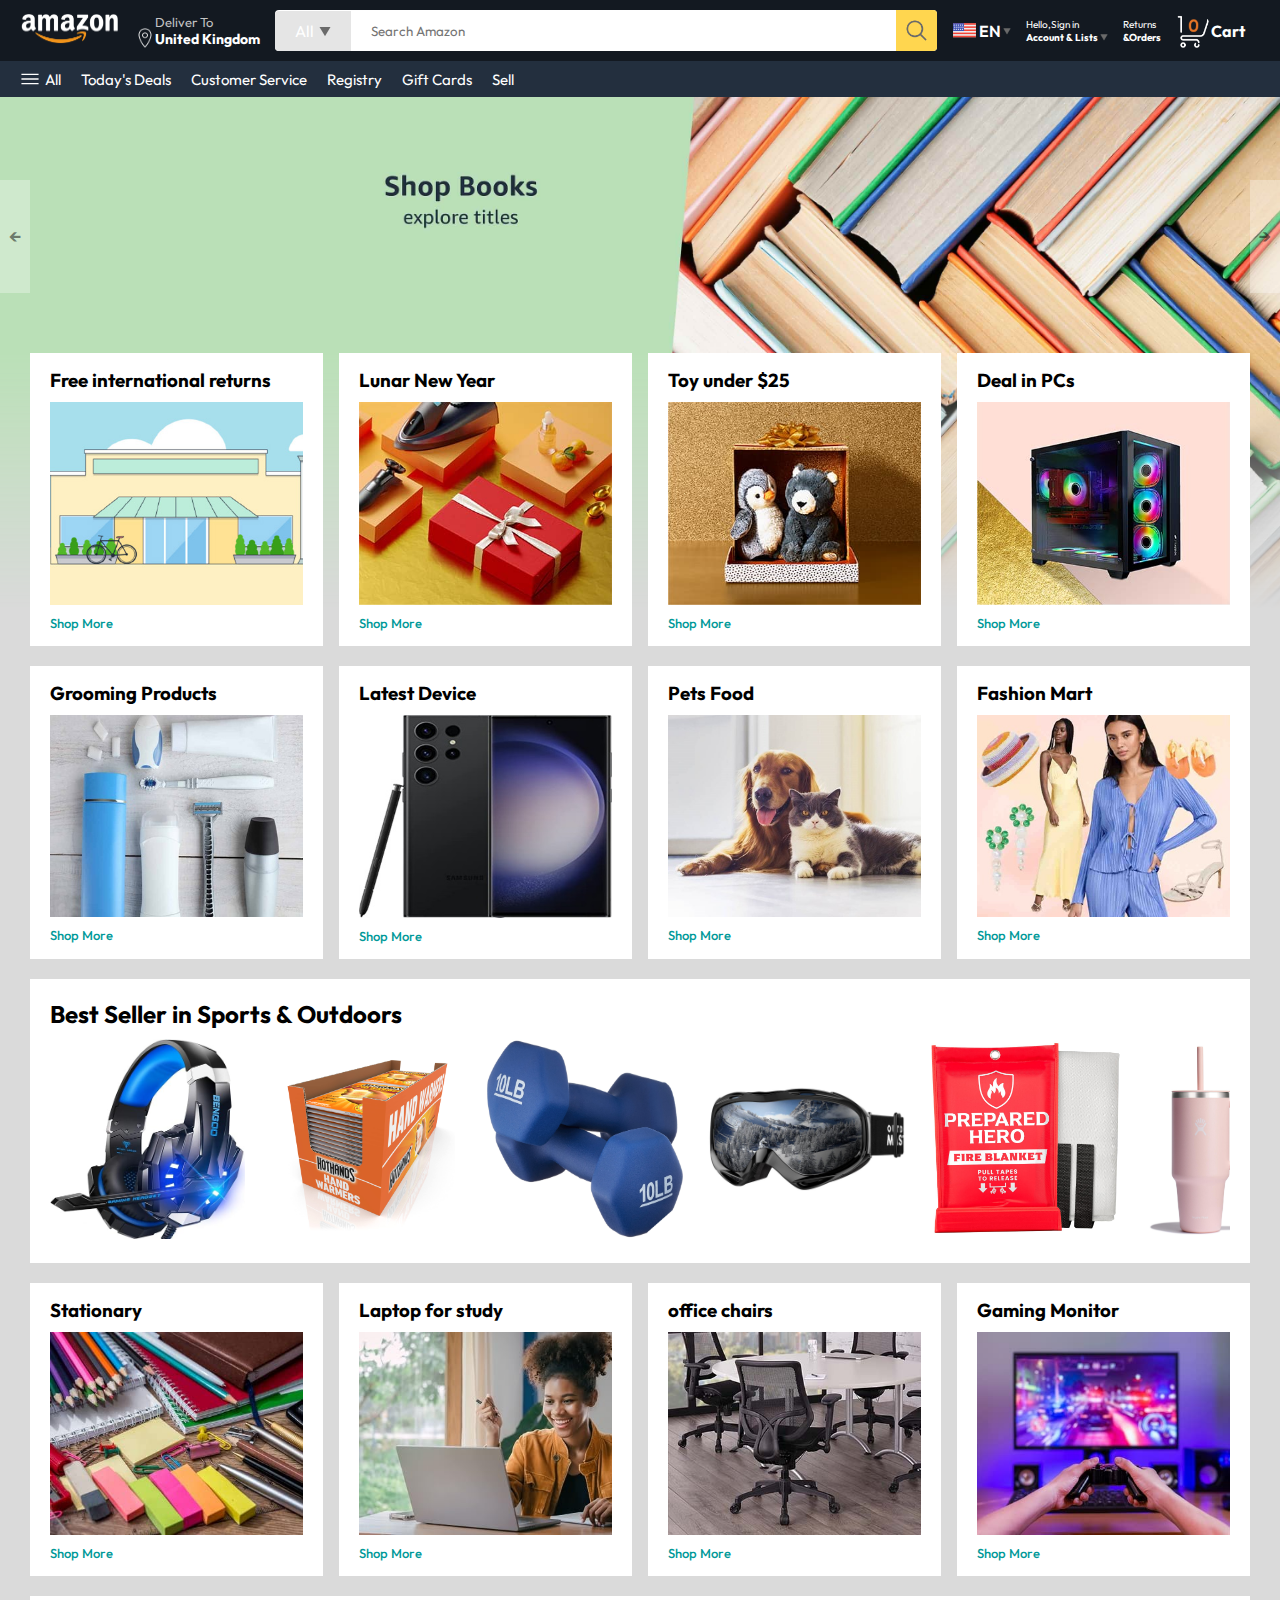
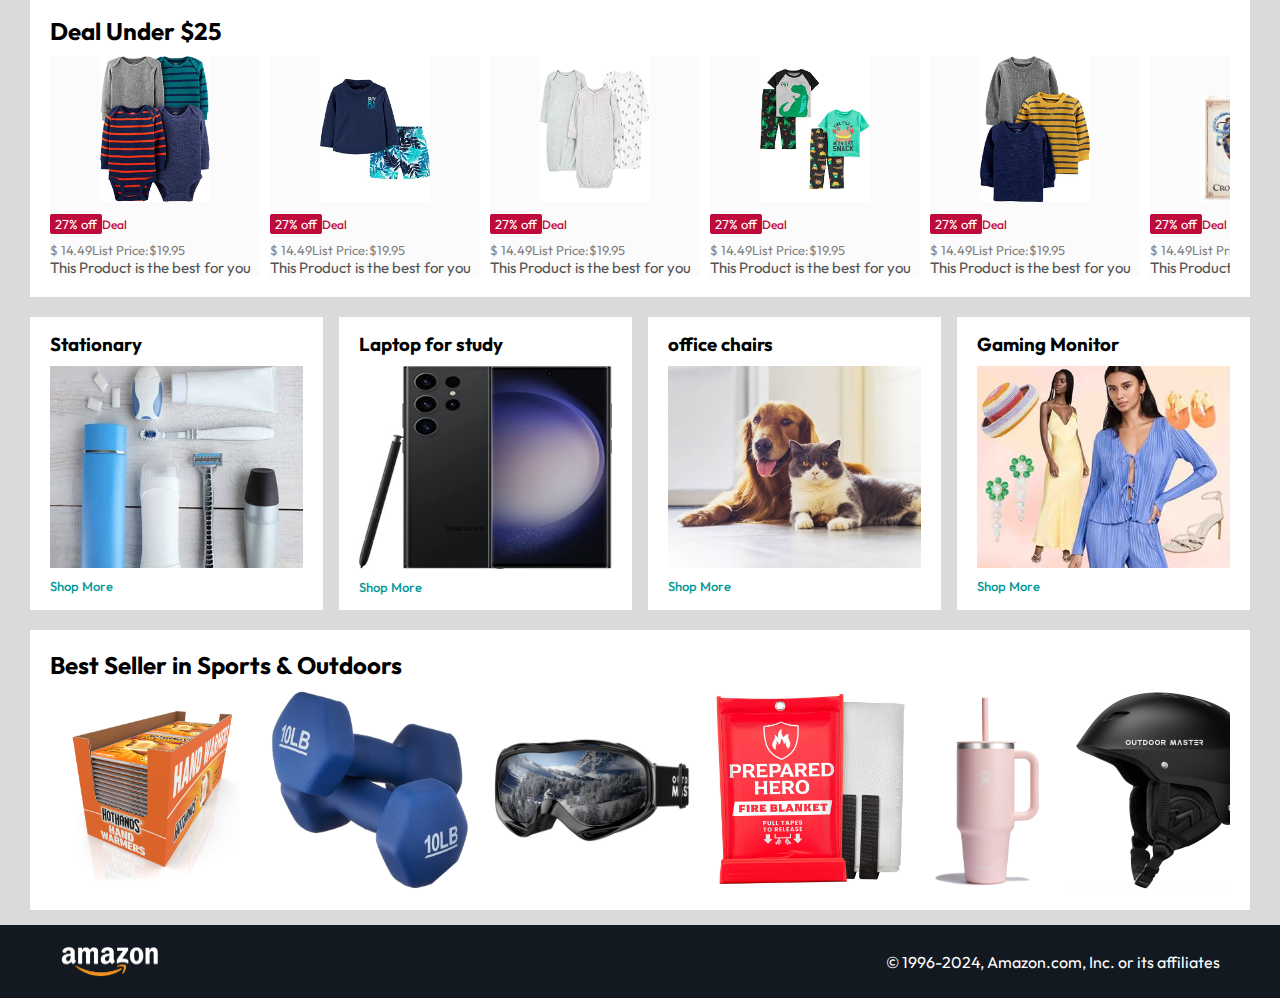
<file: index.html>
<!DOCTYPE html>
<html lang="en">
<head>
  <meta charset="UTF-8">
  <meta name="viewport" content="width=device-width, initial-scale=1.0">
  <title>Amazon</title>
  <link rel="stylesheet" href="style.css">
</head>
<body>
  <nav>
    <!-- To make logo clickable -->
  <a href="/">
    <img src="./assets/amazon_logo.png" width="100">
  </a>
  <div class="nav-country">
    <img src="./assets/location_icon.png" height="20">
    <div>
    <p>Deliver To</p>
    <h1>United Kingdom</h1>
  </div>
  </div>
    
  <div class="nav-search">
     <div class="nav-search-category">
      <p>All</p>
      <img src="./assets/dropdown_icon.png" height="12">
     </div>
     <input type="text" class="nav-search-input" placeholder="Search Amazon">
     <img src="./assets/search_icon.png" class="nav-seach-icon">
  </div>

  <div class="nav-lang">
    <img src="./assets/us_flag.png" width="25px">
    <p>EN</p>
    <img src="./assets/dropdown_icon.png" width="8px">
  </div>

  <div class="nav-text">
    <p><a href="signIn.html">Hello,Sign in</a></p>
    <h1>Account & Lists <img src="./assets/dropdown_icon.png" width="8px"></h1>
  </div>

  <div class="nav-text">
    <p>Returns</p>
    <h1>&Orders</h1>
  </div>
  <a href="./signIn.html" class="mobile-user-icon" style="display:none;"><img src="./assets/user.png"  width="25px"></a>
  
    <a href="./cart.html" class="nav-cart">
      <img src="./assets//cart_icon.png" width="35px">
      <h4>Cart</h4>
    </a>
  
</nav>
<div class="nav-bottom">
  <div>
  <img src="./assets/menu_icon.png" width="20px">
  <p>All</p>
</div>
<p>Today's Deals</p>
<p>Customer Service</p>
<p>Registry</p>
<p>Gift Cards
<p>Sell</p>
</p>
</div>

<div class="header-slider">
  <a href="#" class="control_prev">&#8592</a>
  <a href="#" class="control_next">&#8594</a>
  <ul>
    <img src="./assets/header1.jpg" class="header-img">
    <img src="./assets/header2.jpg" class="header-img">
    <img src="./assets/header3.jpg" class="header-img">
    <img src="./assets/header4.jpg" class="header-img">
    <img src="./assets/header5.jpg" class="header-img">
    <img src="./assets/header6.jpg" class="header-img">
  </ul>
</div>

<div class="box-row header-box">
  <div class="box-col">
    <h3>Free international returns</h3>
    <img src="./assets/box1-1.jpg">
    <a href="/">Shop More</a>
  </div>
  <div class="box-col">
    <h3>Lunar New Year</h3>
    <img src="./assets/box1-2.jpg">
    <a href="/">Shop More</a>
  </div>
  <div class="box-col">
    <h3>Toy under $25</h3>
    <img src="./assets/box1-3.jpg">
    <a href="/">Shop More</a>
  </div>
  <div class="box-col">
    <h3>Deal in PCs</h3>
    <img src="./assets/box1-4.jpg">
    <a href="/">Shop More</a>
  </div>
</div>

<div class="box-row">
  <div class="box-col">
    <h3>Grooming Products</h3>
    <img src="./assets/box2-1.jpg">
    <a href="/">Shop More</a>
  </div>
  <div class="box-col">
    <h3>Latest Device</h3>
    <img src="./assets/box2-2.jpg">
    <a href="/">Shop More</a>
  </div>
  <div class="box-col">
    <h3>Pets Food</h3>
    <img src="./assets/box2-3.jpg">
    <a href="/">Shop More</a>
  </div>
  <div class="box-col">
    <h3>Fashion Mart</h3>
    <img src="./assets/box2-4.jpg">
    <a href="/">Shop More</a>
  </div>
</div>

<div class="product-slider">
  <h2>Best Seller in Sports & Outdoors</h2>
  <div class="products">
    <a href="/products.html">
    <img src="./assets/product_img.jpg">
     </a>
    <img src="./assets/product1-1.jpg">
    <img src="./assets/product1-2.jpg">
    <img src="./assets/product1-3.jpg">
    <img src="./assets/product1-4.jpg">
    <img src="./assets/product1-5.jpg">
    <img src="./assets/product1-6.jpg">
    <img src="./assets/product1-7.jpg">
    <img src="./assets/product1-8.jpg">
    <img src="./assets/product1-9.jpg">
    <img src="./assets/product1-10.jpg">
  </div>
</div>

<div class="box-row">
  <div class="box-col">
    <h3>Stationary</h3>
    <img src="./assets/box3-1.jpg">
    <a href="/">Shop More</a>
  </div>
  <div class="box-col">
    <h3>Laptop for study</h3>
    <img src="./assets/box3-2.jpg">
    <a href="/">Shop More</a>
  </div>
  <div class="box-col">
    <h3>office chairs</h3>
    <img src="./assets/box3-3.jpg">
    <a href="/">Shop More</a>
  </div>
  <div class="box-col">
    <h3>Gaming Monitor</h3>
    <img src="./assets/box3-4.jpg">
    <a href="/">Shop More</a>
  </div>
</div>


<div class="product-slider-price">
  <h2>Deal Under $25</h2>
  <div class="products">
    <div class="product-cards">
      <div class="product-img-container">
        <img src="./assets//product2-1.jpg">
      </div>
      <div class="product-offer">
        <p>27% off</p><span>Deal</span>
      </div>
      <p class="product-price">$ <span>14.49</span>List Price:$19.95</p>
      <h4>This Product is the best for you</h4>
    </div>

    <div class="product-cards">
      <div class="product-img-container">
        <img src="./assets//product2-2.jpg">
      </div>
      <div class="product-offer">
        <p>27% off</p><span>Deal</span>
      </div>
      <p class="product-price">$ <span>14.49</span>List Price:$19.95</p>
      <h4>This Product is the best for you</h4>
    </div>

    <div class="product-cards">
      <div class="product-img-container">
        <img src="./assets//product2-3.jpg">
      </div>
      <div class="product-offer">
        <p>27% off</p><span>Deal</span>
      </div>
      <p class="product-price">$ <span>14.49</span>List Price:$19.95</p>
      <h4>This Product is the best for you</h4>
    </div>
    <div class="product-cards">
      <div class="product-img-container">
        <img src="./assets//product2-4.jpg">
      </div>
      <div class="product-offer">
        <p>27% off</p><span>Deal</span>
      </div>
      <p class="product-price">$ <span>14.49</span>List Price:$19.95</p>
      <h4>This Product is the best for you</h4>
    </div>
    <div class="product-cards">
      <div class="product-img-container">
        <img src="./assets//product2-5.jpg">
      </div>
      <div class="product-offer">
        <p>27% off</p><span>Deal</span>
      </div>
      <p class="product-price">$ <span>14.49</span>List Price:$19.95</p>
      <h4>This Product is the best for you</h4>
    </div>
    <div class="product-cards">
      <div class="product-img-container">
        <img src="./assets//product2-6.jpg">
      </div>
      <div class="product-offer">
        <p>27% off</p><span>Deal</span>
      </div>
      <p class="product-price">$ <span>14.49</span>List Price:$19.95</p>
      <h4>This Product is the best for you</h4>
    </div>
    <div class="product-cards">
      <div class="product-img-container">
        <img src="./assets//product2-7.jpg">
      </div>
      <div class="product-offer">
        <p>27% off</p><span>Deal</span>
      </div>
      <p class="product-price">$ <span>14.49</span>List Price:$19.95</p>
      <h4>This Product is the best for you</h4>
    </div>
    <div class="product-cards">
      <div class="product-img-container">
        <img src="./assets//product2-8.jpg">
      </div>
      <div class="product-offer">
        <p>27% off</p><span>Deal</span>
      </div>
      <p class="product-price">$ <span>14.49</span>List Price:$19.95</p>
      <h4>This Product is the best for you</h4>
    </div>
    <div class="product-cards">
      <div class="product-img-container">
        <img src="./assets//product2-9.jpg">
      </div>
      <div class="product-offer">
        <p>27% off</p><span>Deal</span>
      </div>
      <p class="product-price">$ <span>14.49</span>List Price:$19.95</p>
      <h4>This Product is the best for you</h4>
    </div>
    <div class="product-cards">
      <div class="product-img-container">
        <img src="./assets//product2-10.jpg">
      </div>
      <div class="product-offer">
        <p>27% off</p><span>Deal</span>
      </div>
      <p class="product-price">$ <span>14.49</span>List Price:$19.95</p>
      <h4>This Product is the best for you</h4>
    </div>
    <div class="product-cards">
      <div class="product-img-container">
        <img src="./assets//product2-11.jpg">
      </div>
      <div class="product-offer">
        <p>27% off</p><span>Deal</span>
      </div>
      <p class="product-price">$ <span>14.49</span>List Price:$19.95</p>
      <h4>This Product is the best for you</h4>
    </div>
    <div class="product-cards">
      <div class="product-img-container">
        <img src="./assets//product2-12.jpg">
      </div>
      <div class="product-offer">
        <p>27% off</p><span>Deal</span>
      </div>
      <p class="product-price">$ <span>14.49</span>List Price:$19.95</p>
      <h4>This Product is the best for you</h4>
    </div>
  </div>
</div>


<div class="box-row">
  <div class="box-col">
    <h3>Stationary</h3>
    <img src="./assets/box2-1.jpg">
    <a href="/">Shop More</a>
  </div>
  <div class="box-col">
    <h3>Laptop for study</h3>
    <img src="./assets/box2-2.jpg">
    <a href="/">Shop More</a>
  </div>
  <div class="box-col">
    <h3>office chairs</h3>
    <img src="./assets/box2-3.jpg">
    <a href="/">Shop More</a>
  </div>
  <div class="box-col">
    <h3>Gaming Monitor</h3>
    <img src="./assets/box2-4.jpg">
    <a href="/">Shop More</a>
  </div>
</div>




<div class="product-slider">
  <h2>Best Seller in Sports & Outdoors</h2>
  <div class="products">
    <img src="./assets/product1-1.jpg">
    <img src="./assets/product1-2.jpg">
    <img src="./assets/product1-3.jpg">
    <img src="./assets/product1-4.jpg">
    <img src="./assets/product1-5.jpg">
    <img src="./assets/product1-6.jpg">
    <img src="./assets/product1-7.jpg">
    <img src="./assets/product1-8.jpg">
    <img src="./assets/product1-9.jpg">
    <img src="./assets/product1-10.jpg">
  </div>
</div>

<footer>
  <img src="./assets/amazon_logo.png" width="100">
  <p>© 1996-2024, Amazon.com, Inc. or its affiliates</p>
</footer>
<script src="script.js"></script>
</body>
</html>
</file>
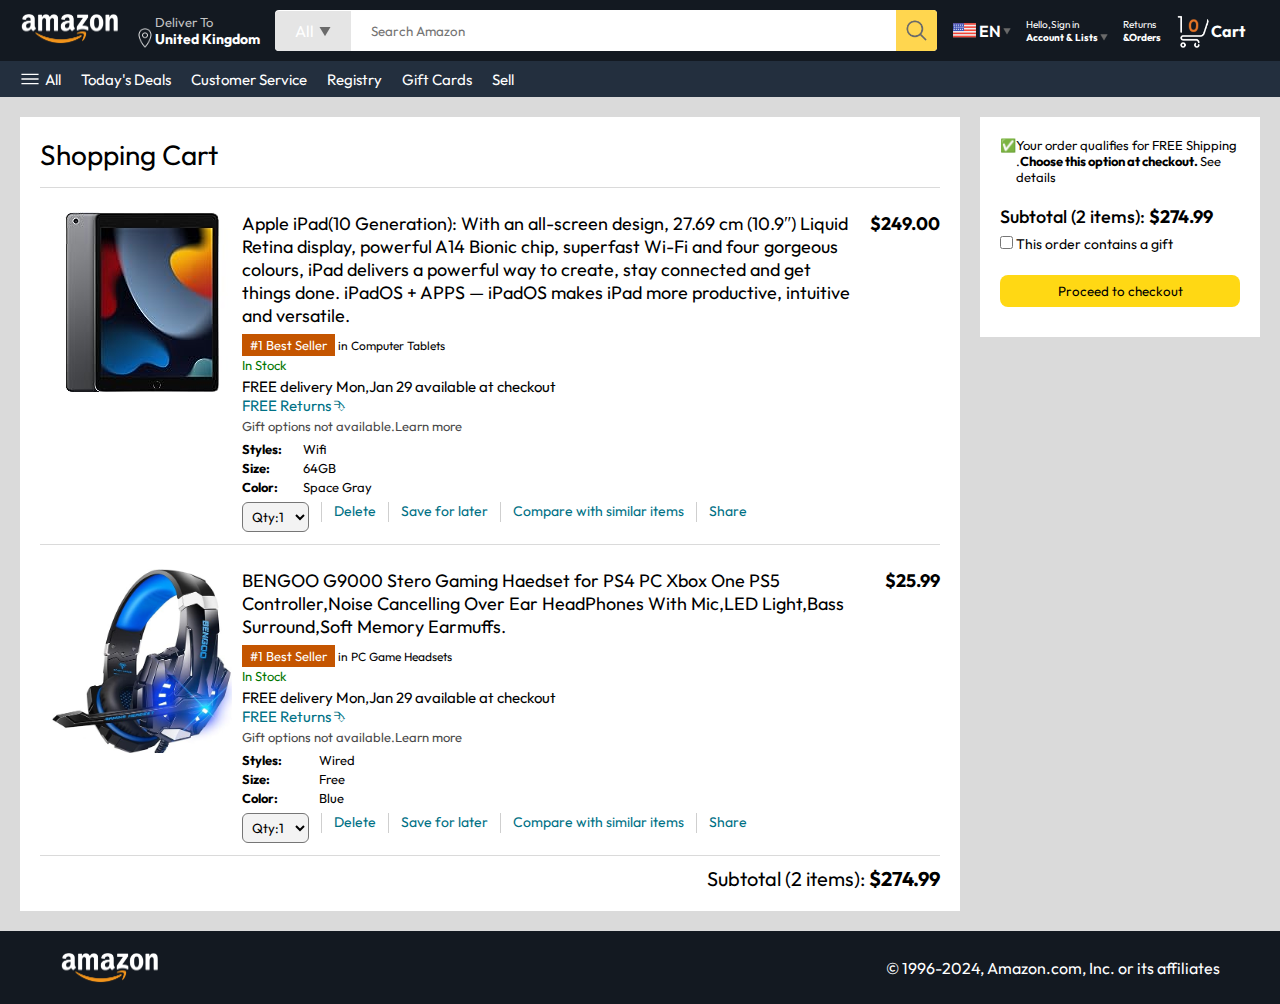
<file: cart.html>
<!DOCTYPE html>
<html lang="en">
<head>
  <meta charset="UTF-8">
  <meta name="viewport" content="width=device-width, initial-scale=1.0">
  <title>Cart</title>
  <link rel="stylesheet" href="./cart.css">
  <link rel="stylesheet" href="./style.css">
</head>
<body>
  <nav>
  <a href="/">
    <img src="./assets/amazon_logo.png" width="100">
  </a>
  <div class="nav-country">
    <img src="./assets/location_icon.png" height="20">
    <div>
    <p>Deliver To</p>
    <h1>United Kingdom</h1>
  </div>
  </div>
    
  <div class="nav-search">
     <div class="nav-search-category">
      <p>All</p>
      <img src="./assets/dropdown_icon.png" height="12">
     </div>
     <input type="text" class="nav-search-input" placeholder="Search Amazon">
     <img src="./assets//search_icon.png" class="nav-seach-icon">
  </div>

  <div class="nav-lang">
    <img src="./assets//us_flag.png" width="25px">
    <p>EN</p>
    <img src="./assets//dropdown_icon.png" width="8px">
  </div>

  <div class="nav-text">
    <p><a href="signIn.html">Hello,Sign in</a></p>
    <h1>Account & Lists <img src="./assets//dropdown_icon.png" width="8px"></h1>
  </div>

  <div class="nav-text">
    <p>Returns</p>
    <h1>&Orders</h1>
  </div>
  
  <div>
    <a href="" class="nav-cart">
      <img src="./assets//cart_icon.png" width="35px">
      <h4>Cart</h4>
    </a>
  </div>
</nav>
<div class="nav-bottom">
  <div>
  <img src="./assets/menu_icon.png" width="20px">
  <p>All</p>
</div>
<p>Today's Deals</p>
<p>Customer Service</p>
<p>Registry</p>
<p>Gift Cards
<p>Sell</p>
</p>
</div>

<div class="cart">
  <div class="cart-left">
    <h1>Shopping Cart</h1>
    <hr>
    <div class="product-cart-list">
      <img src="./assets/ipad_img.jpg">
      <div>
      <div class="product-cart-titleprice">
        <p>Apple iPad(10 Generation): With an all-screen design, 27.69 cm (10.9″) Liquid Retina display, powerful A14 Bionic chip, superfast Wi-Fi and four gorgeous colours, iPad delivers a powerful way to create, stay connected and get things done. iPadOS + APPS — iPadOS makes iPad more productive, intuitive and versatile.</p>
        <p><b>$249.00</b></p>
      </div>
      <p class="product-cart-bestSeller"><span>#1 Best Seller</span> in Computer Tablets</p>
    <p class="product-card-stock">In Stock</p>
    <p class="product-card-delivery">FREE delivery <span>Mon,Jan 29</span> available at checkout</p>
    <p class="product-card-return">FREE Returns &#11191</p>
    <p class="product-card-giftoption">Gift options not available.<span>Learn more</span></p>

    <div class="product-card-specs">
      <p><b>Styles:</b></p> <p>Wifi</p>
      <p><b>Size:</b></p> <p>64GB</p>
      <p><b>Color:</b></p> <p>Space Gray</p>
    </div>
    <div class="cart-list-action">
      <select>
        <option value="1">Qty:1</option>
        <option value="2">Qty:2</option>
        <option value="3">Qty:3</option>
        <option value="4">Qty:4</option>
        <option value="5">Qty:5</option>
      </select>
      <hr>
      <p class="action-btn">Delete</p>
      <hr>
      <p class="action-btn">Save for later</p>
      <hr>
      <p class="action-btn">Compare with similar items</p>
      <hr>
      <p class="action-btn">Share</p>
    </div>
    </div>
    </div>
<hr>
    <div class="product-cart-list">
      <img src="./assets/product_img.jpg" width="180px">
      <div>
      <div class="product-cart-titleprice">
        <p>BENGOO G9000 Stero Gaming Haedset for PS4 PC Xbox One PS5 Controller,Noise Cancelling Over Ear HeadPhones With Mic,LED Light,Bass Surround,Soft Memory Earmuffs.</p>
        <p><b>$25.99</b></p>
      </div>
      <p class="product-cart-bestSeller"><span>#1 Best Seller</span> in PC Game Headsets</p>
    <p class="product-card-stock">In Stock</p>
    <p class="product-card-delivery">FREE delivery <span>Mon,Jan 29</span> available at checkout</p>
    <p class="product-card-return">FREE Returns &#11191</p>
    <p class="product-card-giftoption">Gift options not available.<span>Learn more</span></p>

    <div class="product-card-specs">
      <p><b>Styles:</b></p> <p>Wired</p>
      <p><b>Size:</b></p> <p>Free</p>
      <p><b>Color:</b></p> <p>Blue</p>
    </div>
    <div class="cart-list-action">
      <select>
        <option value="1">Qty:1</option>
        <option value="2">Qty:2</option>
        <option value="3">Qty:3</option>
        <option value="4">Qty:4</option>
        <option value="5">Qty:5</option>
      </select>
      <hr>
      <p class="action-btn">Delete</p>
      <hr>
      <p class="action-btn">Save for later</p>
      <hr>
      <p class="action-btn">Compare with similar items</p>
      <hr>
      <p class="action-btn">Share</p>
    </div>
    </div>
    </div>
    <hr>
    <div class="cart-list-subtotal">
      Subtotal (2 items): <b>$274.99</b>
    </div>
  </div>
  <div class="cart-right">
    <div class="cart-free-delivery">
      <p>&#x2705</p>
      <p>Your order qualifies for FREE Shipping .<b>Choose this option at checkout. </b> See details</p>
    </div>
    <p class="cart-subtotal"> Subtotal (2 items): <b>$274.99</b></p>
    <p class="cart-right-gift"><input type="checkbox"> This order contains a gift</p>
    <button>Proceed to checkout</button>
  </div>
</div>

<footer class="footer-cart">
  <img src="./assets/amazon_logo.png" width="100">
  <p>© 1996-2024, Amazon.com, Inc. or its affiliates</p>
</footer>
</body>
</html>
</file>
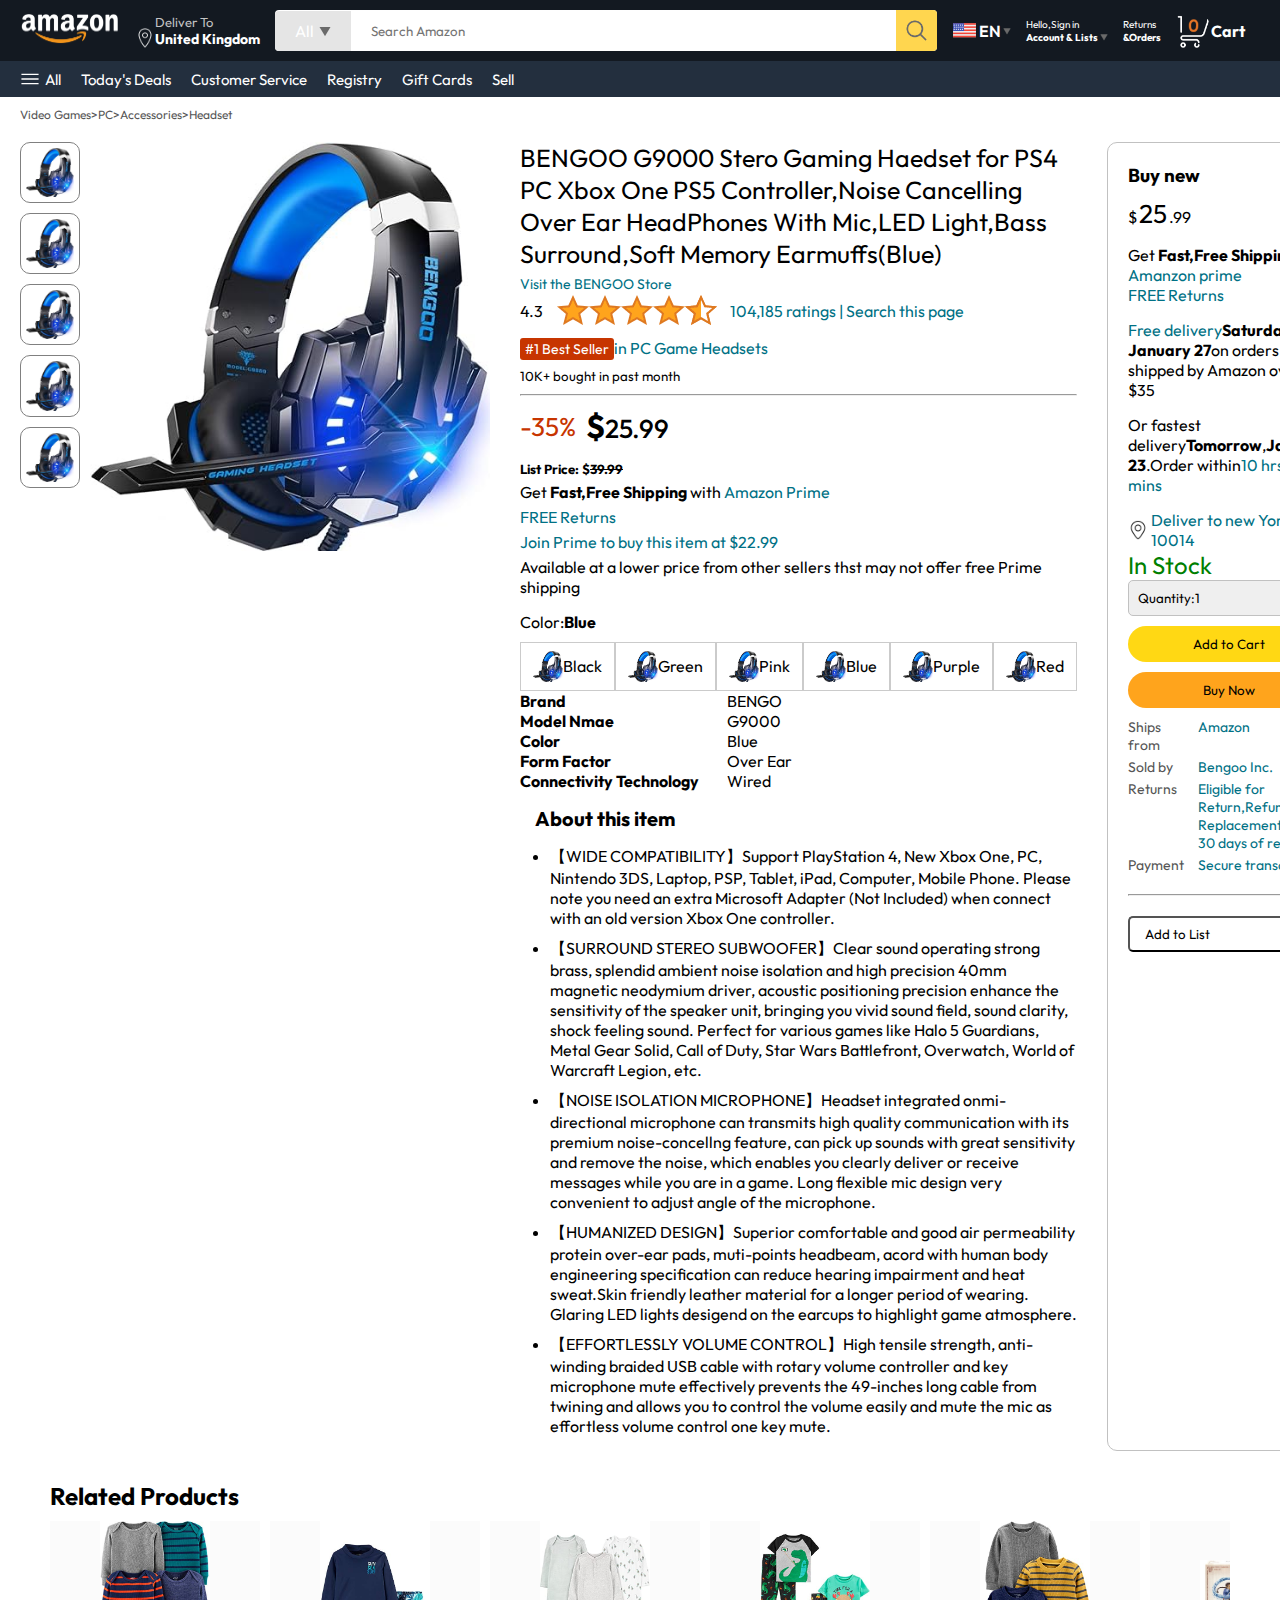
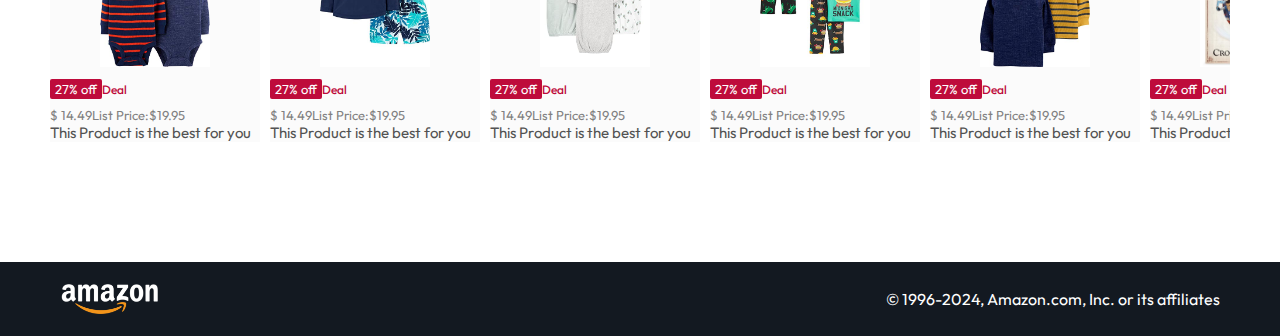
<file: products.html>
<!DOCTYPE html>
<html lang="en">
<head>
  <meta charset="UTF-8">
  <meta name="viewport" content="width=device-width, initial-scale=1.0">
  <title>Products</title>
  <link rel="stylesheet" href="style.css">
  <link rel="stylesheet" href="products.css">
</head>
<body>
<!----------------------------- header-------------------------------------------------->
  <nav>
    <!-- To make logo clickable -->
  <a href="/">
    <img src="./assets/amazon_logo.png" width="100">
  </a>
  <div class="nav-country">
    <img src="./assets/location_icon.png" height="20">
    <div>
    <p>Deliver To</p>
    <h1>United Kingdom</h1>
  </div>
  </div>
    
  <div class="nav-search">
     <div class="nav-search-category">
      <p>All</p>
      <img src="./assets/dropdown_icon.png" height="12">
     </div>
     <input type="text" class="nav-search-input" placeholder="Search Amazon">
     <img src="./assets//search_icon.png" class="nav-seach-icon">
  </div>

  <div class="nav-lang">
    <img src="./assets//us_flag.png" width="25px">
    <p>EN</p>
    <img src="./assets//dropdown_icon.png" width="8px">
  </div>

  <div class="nav-text">
    <p>Hello,Sign in</p>
    <h1>Account & Lists <img src="./assets//dropdown_icon.png" width="8px"></h1>
  </div>

  <div class="nav-text">
    <p>Returns</p>
    <h1>&Orders</h1>
  </div>
  
  <a href="./signIn.html" class="mobile-user-icon" style="display:none;"><img src="./assets/user.png"  width="25px"></a>
  
  <div>
    <a href="./cart.html" class="nav-cart">
      <img src="./assets//cart_icon.png" width="35px">
      <h4>Cart</h4>
    </a>
  </div>
</nav>
<!-------------------------Sub Header---------------------------------------------->
<div class="nav-bottom">
  <div>
  <img src="./assets/menu_icon.png" width="20px">
  <p>All</p>
</div>
<p>Today's Deals</p>
<p>Customer Service</p>
<p>Registry</p>
<p>Gift Cards
<p>Sell</p>
</p>
</div>
<!---------------Detail------------------------------------------------------------->
<p class="breadcrum">Video Games>PC>Accessories>Headset</p>
<div class="product-display">
  <!-----------Product image------------------------>
  <div class="product-d-image">
    <div class="product-icons">
      <img src="./assets/product_img.jpg" width="60">
      <img src="./assets/product_img.jpg" width="60">
      <img src="./assets/product_img.jpg" width="60">
      <img src="./assets/product_img.jpg" width="60">
      <img src="./assets/product_img.jpg" width="60">
    </div>
    <div class="product-main-image">
      <img src="./assets/product_img.jpg" width="400">
    </div>
  </div>
  <!--------------------------Product Details-------------------->
  <div class="product-d-details">
    <p class="product-title">
      BENGOO G9000 Stero Gaming Haedset for PS4 PC Xbox One PS5 Controller,Noise Cancelling Over Ear HeadPhones With Mic,LED Light,Bass Surround,Soft Memory Earmuffs(Blue)
    </p>
    <p class="brand-store">Visit the BENGOO Store</p>
    <div class="product-rating">
      <div>
        <div>4.3
           <img src="./assets/rating_img.png">
        </div>
          <p>104,185 ratings | Search this page</p>
      </div>
      <p><span>#1 Best Seller</span>in PC Game Headsets</p>
      <h5>10K+ bought in past month</h5>
      <hr>
    </div>
    <!-----------------------Product Price------------------------------->
    <div class="product-d-price">
      <div>
        <p>-35%</p>
        <h1>$<span>25.99</span></h1>
      </div>
      <h5>List Price: $<span>39.99</span></h5>
      <p>Get <b>Fast,Free Shipping </b>with <span>Amazon Prime</span></p>
      <p><span>FREE Returns</span></p>
      <p><span>Join Prime to buy this item at $22.99</span></p>
      <p>Available at a lower price from other sellers thst may not offer free Prime shipping</p>
    </div>
    <!-----------Product color selection---------------->
  <div class="product-color-selection">
    <p>Color:<b>Blue</b></p>
    <div class="product-color-option">
      <div class="option">
        <img src="./assets/product_img.jpg" width="30px">
        <p>Black</p>
      </div>

      <div class="option">
        <img src="./assets/product_img.jpg" width="30px">
        <p>Green</p>
      </div>

      <div class="option">
        <img src="./assets/product_img.jpg" width="30px">
        <p>Pink</p>
      </div>

      <div class="option">
        <img src="./assets/product_img.jpg" width="30px">
        <p>Blue</p>
      </div>

      <div class="option">
        <img src="./assets/product_img.jpg" width="30px">
        <p>Purple</p>
      </div>

      <div class="option">
        <img src="./assets/product_img.jpg" width="30px">
        <p>Red</p>
      </div>
    </div>
  <div class="product-info">
    <p><b>Brand</b></p> <p>BENGO</p>
    <p><b>Model Nmae</b></p> <p>G9000</p>
    <p><b>Color</b></p> <p>Blue</p>
    <p><b>Form Factor</b></p> <p>Over Ear</p>
    <p><b>Connectivity Technology</b></p> <p>Wired</p>
  </div>
 <div class="product-discription">
  <h1>About this item</h1>
  <ul>
    <li>
      【WIDE COMPATIBILITY】Support PlayStation 4, New Xbox One, PC, Nintendo 3DS, Laptop, PSP, Tablet, iPad, Computer, Mobile Phone. Please note you need an extra Microsoft Adapter (Not Included) when connect with an old version Xbox One controller.</li>
<li>【SURROUND STEREO SUBWOOFER】Clear sound operating strong brass, splendid ambient noise isolation and high precision 40mm magnetic neodymium driver, acoustic positioning precision enhance the sensitivity of the speaker unit, bringing you vivid sound field, sound clarity, shock feeling sound. Perfect for various games like Halo 5 Guardians, Metal Gear Solid, Call of Duty, Star Wars Battlefront, Overwatch, World of Warcraft Legion, etc.</li>
<li>【NOISE ISOLATION MICROPHONE】Headset integrated onmi-directional microphone can transmits high quality communication with its premium noise-concellng feature, can pick up sounds with great sensitivity and remove the noise, which enables you clearly deliver or receive messages while you are in a game. Long flexible mic design very convenient to adjust angle of the microphone.</li>
<li>【HUMANIZED DESIGN】Superior comfortable and good air permeability protein over-ear pads, muti-points headbeam, acord with human body engineering specification can reduce hearing impairment and heat sweat.Skin friendly leather material for a longer period of wearing. Glaring LED lights desigend on the earcups to highlight game atmosphere.</li>
<li>【EFFORTLESSLY VOLUME CONTROL】High tensile strength, anti-winding braided USB cable with rotary volume controller and key microphone mute effectively prevents the 49-inches long cable from twining and allows you to control the volume easily and mute the mic as effortless volume control one key mute.
    </li>
  </ul>
 </div>
  </div>
  
  </div>
 
<div class="product-d-purchase">
<div class="title">
  <h3>Buy new</h3><img src="/assets/circle_icon.png" width="20px">
</div>
<h1 class="price">$<span>25</span>.99</h1>
<div class="gap">
  <p>Get <b>Fast,Free Shipping </b>with <span>Amanzon prime</span></p>
  <p><span>FREE Returns</span></p>
</div>

<div class="gap">
  <p><span>Free delivery</span><b>Saturday</b></p>
  <p><b>January 27</b>on orders shipped by Amazon over $35</p>
</div>

<div class="gap">
  <p>Or fastest delivery<b>Tomorrow</b>,<b>January 23</b>.Order within<span>10 hrs 56 mins</span></p>
</div>
<div class="delivery-location">
  <img src="/assets/location_icon_dark.png" width="20px">
  <p><span>Deliver to new York 10014</span></p>
</div>
<h2 class="product-stock">
  In Stock
</h2>
<select class="product-quantity">
  <option value="1">Quantity:1</option>
  <option value="2">Quantity:2</option>
  <option value="3">Quantity:3</option>
</select>
<button class="btn">Add to Cart</button>
<button class="btn product-buy">Buy Now</button>
<div  class="product-seller-info">
  <p>Ships from</p><p><span>Amazon</span></p>
  <p>Sold by</p><p><span>Bengoo Inc.</span></p>
  <p>Returns</p><p><span>Eligible for Return,Refund or Replacementwithin 30 days of receipt</span></p>
  <p>Payment</p><p><span>Secure transaction</span></p>
</div>
<hr>
<button class="product-add-list">Add to List</button>
  </div>
</div>

<div class="product-slider-price">
  <h2>Related Products</h2>
  <div class="products">
    <div class="product-cards">
      <div class="product-img-container">
        <img src="./assets//product2-1.jpg">
      </div>
      <div class="product-offer">
        <p>27% off</p><span>Deal</span>
      </div>
      <p class="product-price">$ <span>14.49</span>List Price:$19.95</p>
      <h4>This Product is the best for you</h4>
    </div>

    <div class="product-cards">
      <div class="product-img-container">
        <img src="./assets//product2-2.jpg">
      </div>
      <div class="product-offer">
        <p>27% off</p><span>Deal</span>
      </div>
      <p class="product-price">$ <span>14.49</span>List Price:$19.95</p>
      <h4>This Product is the best for you</h4>
    </div>

    <div class="product-cards">
      <div class="product-img-container">
        <img src="./assets//product2-3.jpg">
      </div>
      <div class="product-offer">
        <p>27% off</p><span>Deal</span>
      </div>
      <p class="product-price">$ <span>14.49</span>List Price:$19.95</p>
      <h4>This Product is the best for you</h4>
    </div>
    <div class="product-cards">
      <div class="product-img-container">
        <img src="./assets//product2-4.jpg">
      </div>
      <div class="product-offer">
        <p>27% off</p><span>Deal</span>
      </div>
      <p class="product-price">$ <span>14.49</span>List Price:$19.95</p>
      <h4>This Product is the best for you</h4>
    </div>
    <div class="product-cards">
      <div class="product-img-container">
        <img src="./assets//product2-5.jpg">
      </div>
      <div class="product-offer">
        <p>27% off</p><span>Deal</span>
      </div>
      <p class="product-price">$ <span>14.49</span>List Price:$19.95</p>
      <h4>This Product is the best for you</h4>
    </div>
    <div class="product-cards">
      <div class="product-img-container">
        <img src="./assets//product2-6.jpg">
      </div>
      <div class="product-offer">
        <p>27% off</p><span>Deal</span>
      </div>
      <p class="product-price">$ <span>14.49</span>List Price:$19.95</p>
      <h4>This Product is the best for you</h4>
    </div>
    <div class="product-cards">
      <div class="product-img-container">
        <img src="./assets//product2-7.jpg">
      </div>
      <div class="product-offer">
        <p>27% off</p><span>Deal</span>
      </div>
      <p class="product-price">$ <span>14.49</span>List Price:$19.95</p>
      <h4>This Product is the best for you</h4>
    </div>
    <div class="product-cards">
      <div class="product-img-container">
        <img src="./assets//product2-8.jpg">
      </div>
      <div class="product-offer">
        <p>27% off</p><span>Deal</span>
      </div>
      <p class="product-price">$ <span>14.49</span>List Price:$19.95</p>
      <h4>This Product is the best for you</h4>
    </div>
    <div class="product-cards">
      <div class="product-img-container">
        <img src="./assets//product2-9.jpg">
      </div>
      <div class="product-offer">
        <p>27% off</p><span>Deal</span>
      </div>
      <p class="product-price">$ <span>14.49</span>List Price:$19.95</p>
      <h4>This Product is the best for you</h4>
    </div>
    <div class="product-cards">
      <div class="product-img-container">
        <img src="./assets//product2-10.jpg">
      </div>
      <div class="product-offer">
        <p>27% off</p><span>Deal</span>
      </div>
      <p class="product-price">$ <span>14.49</span>List Price:$19.95</p>
      <h4>This Product is the best for you</h4>
    </div>
    <div class="product-cards">
      <div class="product-img-container">
        <img src="./assets//product2-11.jpg">
      </div>
      <div class="product-offer">
        <p>27% off</p><span>Deal</span>
      </div>
      <p class="product-price">$ <span>14.49</span>List Price:$19.95</p>
      <h4>This Product is the best for you</h4>
    </div>
    <div class="product-cards">
      <div class="product-img-container">
        <img src="./assets//product2-12.jpg">
      </div>
      <div class="product-offer">
        <p>27% off</p><span>Deal</span>
      </div>
      <p class="product-price">$ <span>14.49</span>List Price:$19.95</p>
      <h4>This Product is the best for you</h4>
    </div>
  </div>
</div>

<footer class="product-footer">
  <img src="./assets/amazon_logo.png" width="100">
  <p>© 1996-2024, Amazon.com, Inc. or its affiliates</p>
</footer>
<script src="script.js"></script>
</body>


<script>
  const scrollContainer=document.querySelectorAll(".products");
for(const item of scrollContainer){
  item.addEventListener(('wheel'),(e)=>{
    e.preventDefault();
    item.scrollLeft+=e.deltaY;
  });
}
</script>

</html>
</file>
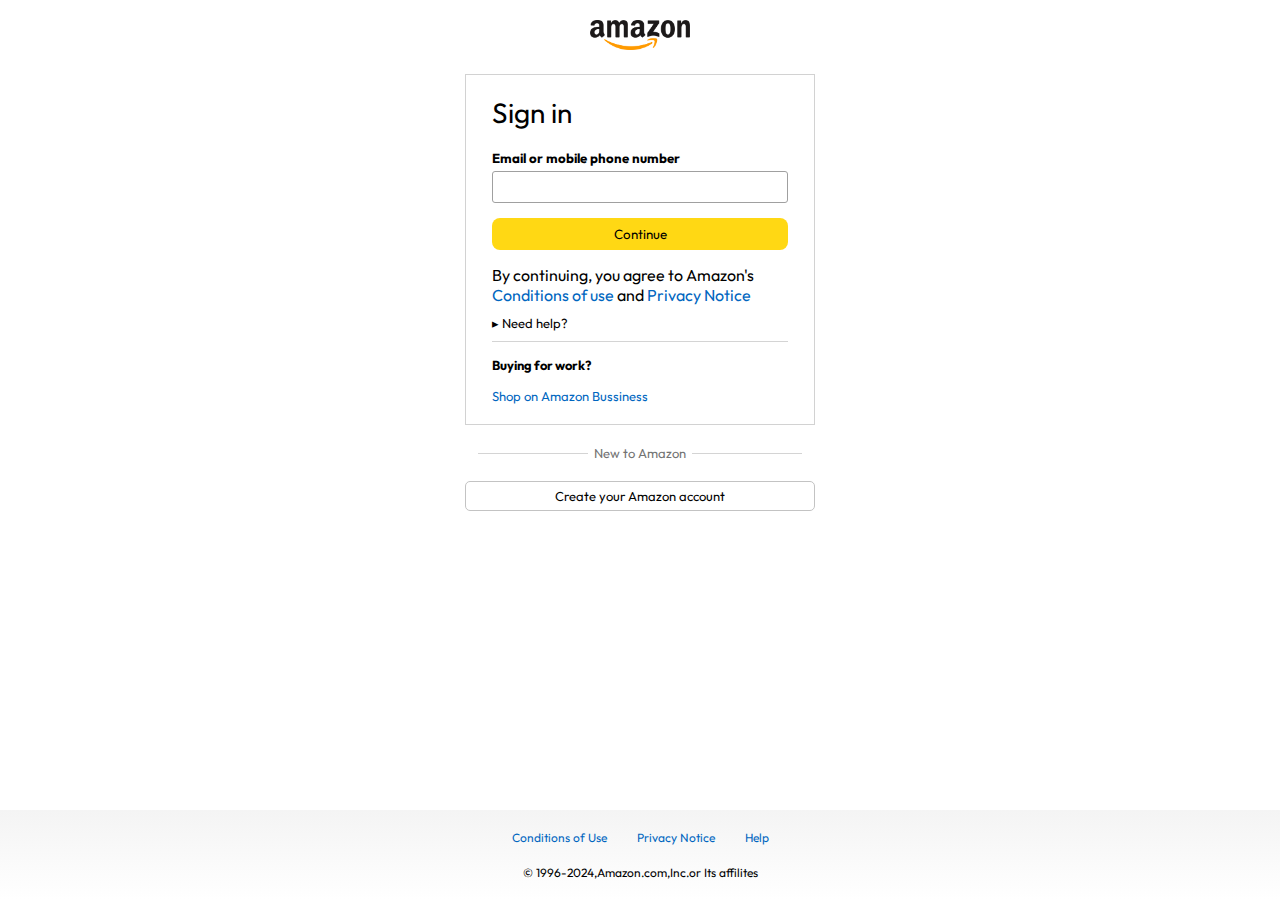
<file: signIn.html>
<!DOCTYPE html>
<html lang="en">
<head>
  <meta charset="UTF-8">
  <meta name="viewport" content="width=device-width, initial-scale=1.0">
  
  <title>Sign In</title>
  <link rel="stylesheet" href="signIn.css">
</head>
<body>
  <a href="/"><img class="logo" src="./assets/amazon_logo_dark.png" width="100px"></a>
  <div class="signin-container">
    <h1 class="sign-title">Sign in</h1>
    <h5 class="input-label">Email or mobile phone number</h5>
    <input type="text">
    <button>Continue</button>
    <p class="signin-condition">By continuing, you agree to Amazon's <span>Conditions of use</span> and <span>Privacy Notice</span></p>
    <p class="signin-help">&#9656 <span>Need help?</span></p>
    <hr>
    <h4>Buying for work?</h4>
    <p class="signin-bussiness"><span>Shop on Amazon Bussiness</span></p>
  </div>
  <div class="sign-bottom">
    <hr>
    <p>New to Amazon</p>
    <hr>
  </div>
  <a href="signUp.html"><button class="signin-up-btn">Create your Amazon account </button></a>
  
  <footer>
    <div class="footer-link">
      <a href="#">Conditions of Use</a>
      <a href="#">Privacy Notice</a>
      <a href="#">Help</a>
    </div>
    <p class="footer-copyright">
      &#xA9 1996-2024,Amazon.com,Inc.or Its affilites
    </p>
  </footer>
  
</body>
</html>
</file>
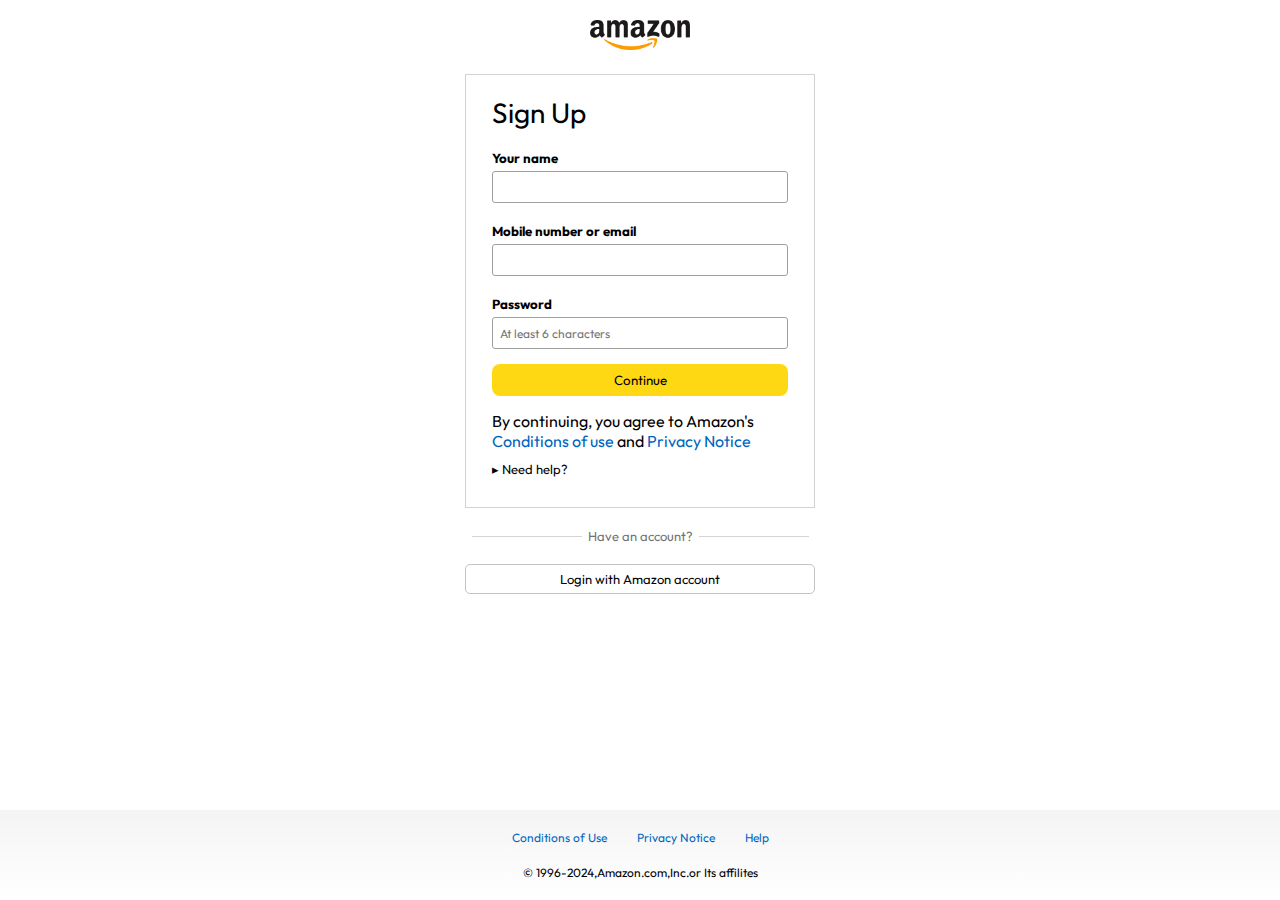
<file: signUp.html>
<!DOCTYPE html>
<html lang="en">
<head>
  <meta charset="UTF-8">
  <meta name="viewport" content="width=device-width, initial-scale=1.0">

  <title>Sign Up</title>
  <link rel="stylesheet" href="signIn.css">
</head>
<body>
  <a href="/"><img class="logo" src="./assets/amazon_logo_dark.png" width="100px"></a>
  <div class="signin-container">
    <h1 class="sign-title">Sign Up</h1>
    <h5 class="input-label">Your name</h5>
    <input type="text" palceholder="First and last name">
    <h5 class="input-label">Mobile number or email</h5>
    <input type="text">
    <h5 class="input-label">Password</h5>
    <input type="password" placeholder="At least 6 characters">
    <button>Continue</button>
    <p class="signin-condition">By continuing, you agree to Amazon's <span>Conditions of use</span> and <span>Privacy Notice</span></p>
    <p class="signin-help">&#9656 <span>Need help?</span></p>
   
  </div>
  <div class="sign-bottom">
    <hr>
    <p>Have an account?</p>
    <hr>
  </div>
  <a href="signIn.html"><button class="signin-up-btn">Login with Amazon account</button></a>
  
  <footer>
    <div class="footer-link">
      <a href="#">Conditions of Use</a>
      <a href="#">Privacy Notice</a>
      <a href="#">Help</a>
    </div>
    <p class="footer-copyright">
      &#xA9 1996-2024,Amazon.com,Inc.or Its affilites
    </p>
  </footer>
  
</body>
</html>
</file>
<file: style.css>
/* import font-family from google fonts */
@import url('https://fonts.googleapis.com/css2?family=Outfit:wght@100..900&family=Poppins:wght@100;200;300;400;500;600;700&display=swap');

*{
  margin:0;
  padding:0;
  box-sizing:border-box;
  font-family:Outfit;
}
body{
  background: #dadada;
}
a{
  text-decoration:none;
  color: inherit;
}
nav{
  display:flex;
  justify-content:space-between;
  align-items:center;
  background:#131921;
  padding:10px 20px;
  color:#fff;
}
.nav-country{
  display:flex;
  align-items:end;
  margin-left:15px;
  font-size:13px;
  color:#c4c4c4
}
.nav-country h1{
  color:#fff;
  font-size:14px;
}
.nav-search{
  flex:1;
  display:flex;
  align-items:center;
  background:#fff;
  color:#fff;
  max-width:1000px;
  border-radius:4px;
  margin-left:15px;
}
.nav-search-category{
  display:flex;
  align-items:center;
  padding:10px 20px;
  gap:5px;
  background: #e5e5e5;
  border-radius:4px 0 0 4px;
}
.nav-search-input{
 border:none;
 outline:none;
 padding-left:20px;
 width:100%; 
}
.nav-seach-icon{
  max-width:41px;
  padding:8px;
  background: #ffd64f;
  border-radius: 0 4px 4px 0;
}
.nav-lang{
  display:flex;
  align-items:center;
  gap:2px;
  font-weight:600;
  margin-left:15px;
}
.nav-text{
  margin-left:15px;
}
.nav-text p{
  font-size:10px;
}
.nav-text h1{
  font-size:10px;
}
.nav-cart{
  display:flex;
  align-items:center;
  margin:0px 15px;
}
.nav-bottom{
  display:flex;
  align-items:center;
  gap:20px;
  padding:8px 20px;
  background: #232f3e;
  color:#fff;
  font-size:15px;
}
.nav-bottom div{
  display:flex;
  align-items:center;
gap:5px;
}
.header-slider ul{
display:flex;
overflow-y:hidden;
}
.header-img{
  width:100%;
  mask-image:linear-gradient(to bottom,#000000 50%,transparent 100%)
}
.header-slider a{
  position:absolute;
  top:20%;
  z-index:1;
  padding:5vh 1vh;
  background: #ffffff4f;
  color:#0000007b;
  text-decoration:none;
  font-weight:600;
  font-size:18px;
   cursor:pointer;
}
.control_next{
  right:0;
}
.box-row{
  display:flex;
  flex-wrap:wrap;
  row-gap:20px;
  justify-content:space-between;
  margin:20px 30px;
}
.box-col{
  display:flex;
  flex-direction:column;
  gap:10px;
  padding:15px 20px;
  background:#fff;
  max-width:24%;
  min-height:200px;
  z-index:1;
}
.box-col a{
  font-size:13px;
  font-weight:500;
  color:#009999;
}
.header-box{
  margin-top:-20vw;
}
.product-slider{
  background: #ffff;
  margin:0 30px;
  padding:20px;
  margin-bottom:15px;
}
.product-slider .products{
display:flex;
overflow-x:auto;
gap:20px;
margin-top:10px;
}
.product-slider .products img{
  max-width:200px;
  max-height:200px;
}
.product-slider .products::-webkit-scrollbar{
  display:none;
}
.product-slider-price{
  background: #fff;
  margin:0 30px;
  padding:20px;
  margin-bottom:15px;
}
.product-slider-price .products{
  display:flex;
  overflow-x:auto;
  gap:10px;
  margin-top:10px;
}
.product-slider-price .products::-webkit-scrollbar{
  display:none;
}
.product-cards{
  display:flex;
  flex-direction:column;
  justify-content:end;
  min-width:210px;
  background:#fbfbfb;
}
.product-cards img{
  width:110px;
  margin:0 50px;
}
.product-offer p{
background:#be0b3b;
color:#fff;
display:inline-block;
padding:2px 5px;
border-radius:2px;
margin:8px 0;
font-size:13px;
}
.product-offer span{
  color:#be0b3b;
  font-weight:500;
  font-size:12px;
}
.product-price{
  color:gray;
  font-size:13px;
}
.product-cards h4{
  color:#525252;
  font-size:15px;
  font-weight:400;
}
footer{
  display:flex;
  justify-content:space-between;
  align-items:center;
  color:#fff;
  background:#131921;
  padding:20px 60px;
}

/* media query */
@media only screen and (max-width:900px){
  nav{
    flex-wrap:wrap;
  }
.nav-search{
  order:7;
  margin:15px 0 5px;
  min-width:300px;
}
.box-column{
  max-width:48%;
}
}
@media only screen and (max-width:600px){
  .nav-country{
    display:none;
    }
    .nav-lang{
      display:none;
    }
    .nav-text{
      display:none;
    }
    .nav-bottom{
      font-size:13px;
      gap:10px;
      overflow-x:scroll;
    }
    .nav-bottom::-webkit-scrollbar{
     display:none;
    }
    .nav-bottom p{
      text-wrap:nowrap;
    }
    .mobile-user-icon{
       display:flex !important;
       flex:1;
       justify-content:flex-end;
    }
    .nav-cart h4{
      display:none;
    }
    .nav-cart img{
      width:25px;
    }
    .header-slider a{
      top:24%;
      padding:2vh 1vw;
      font-size:15px;
    }
    .box-col{
      width:100%;
      max-width:100%;
    }
    footer{
      justify-content:center;
      flex-direction:column;
    }
  }
</file>
<file: cart.css>
.cart{
  display:flex;
  gap:20px;
  margin:20px;
}
.cart-left{
  background:white;
  padding:20px;
}
.cart-left h1{
  font-size:28px;
  font-weight:400;
  margin-bottom:15px;
}
.cart-left hr{
  border:none;
  height:1px;
  background:#dadada;
}
.product-cart-list{
  display:flex;
  align-items:start;
  gap:10px;
  padding:24px 0 12px 12px;
}
.product-cart-titleprice{
  display:flex;
  gap:20px;
  font-size:18px;
}
.product-cart-bestSeller{
  margin-top:10px;
  font-size:12px;
}
.product-cart-bestSeller span{
  font-size:13px;
  background:#c45500;
  color:#fff;
  padding:3px 8px;
}
.product-card-stock{
  font-size:13px;
  color:#007600;
  margin:4px 0;
}
.product-card-delivery{
  font-size:15px;
}
.product-card-return{
font-size:15px;
color:#007185;
}
.product-card-giftoption{
color:#494949;
font-size:13px;
margin:3px 0;
}
.product-card-specs{
  max-width:150px;
  display:grid;
  grid-template-columns:auto auto;
  row-gap:3px;
  font-size:13px;
  margin:7px 0;
}
.cart-list-action{
  display:flex;
  gap:12px;
  font-size:14px;
  color:#007185;
}
.cart-list-action hr{
  height:20px;
  width:1px;
  background:#cfcfcf;
}
.cart-list-action select{
padding:5px;
border-radius:6px;
background:#f3f3f3;
}
.cart-list-subtotal{
  font-size:20px;
  margin-top:10px;
  text-align:right;
}
.cart-right{
  background: #fff;
  padding:20px;
  max-height:220px;
  min-width:280px;
}
.cart-free-delivery{
  display:flex;
  font-size:13px;
}
.cart-subtotal{
  margin-top:20px;
  font-size:18px;
  font-weight:500;
}
.cart-right-gift{
  margin:7px 0;
  font-size:14px;
}
.cart-right button{
  width:100%;
  height:32px;
  margin:15px 0;
  background:#ffd814;
  border:none;
  border-radius:8px;
  cursor:pointer;
}
.cart-right button:hover{
  background:#ebc712;
}
.footer-cart{
  margin-top:15px;
}
@media only screen and (max-width:900px){
  .cart{
    flex-wrap:wrap;
  }
}
@media only screen and (max-width:600px){
.product-cart-list{
  padding:24px 0;
}
.product-cart-list img{
  width:80px;
}
.product-cart-titleprice{
  flex-wrap:wrap;
  font-size:14px;
}
.product-cart-delivery{
  font-size:13px;
}
.cart-list-action .action-btn:nth-last-child(1){
  display:none;
}
.cart-list-action hr:nth-last-child(2){
  display:none;
}
.cart-list-action .action-btn:nth-last-child(3){
  display:none;
}
.cart-list-action hr:nth-last-child(4){
  display:none;
}
.cart-right{
  min-width:100%;
}
}
</file>
<file: products.css>
body{
  background:#fff;
}
.breadcrum{
  padding:10px 20px;
  font-size:12px;
  color:#565656;
}
.product-display{
  min-height:100%;
  padding:10px 20px;
  display:flex;
}
.product-d-image{
  display:flex;
  gap:10px;
}
.product-icons{
  display:flex;
  flex-direction:column;
  gap:10px;
}
.product-icons img{
  border:1px solid gray;
  border-radius:10px;
  padding:5px;
}
.product-d-details{
  margin:0 30px;
}
.product-title{
  font-size:25px;
}
.brand-store{
margin-top:5px;
color:#007185;
font-size:14px;
}
.product-rating{
  display:flex;
  flex-direction:column;
  gap:10px;
}
.product-rating div{
  display:flex;
  align-items:center;
  gap:10px;
}
.product-rating p{
  color:#007185;
}
.product-rating span{
color:#fff;
background:#c73500;
padding:2px 5px;
border-radius:3px;
font-size:14px;
}
.product-rating h5{
  font-weight:400;
}
.product-d-price{
  display:flex;
  flex-direction:column;
  gap:5px;
}
.product-d-price div{
  display:flex;
  align-items:center;
  gap:10px;
  margin:10px 0;
}
.product-d-price div p{
  font-size:26px;
  color:#c73500;
}
.product-d-price div h1 span{
font-size:26px;
font-weight:500;
}
.product-d-price div h5{
  color:#565656;
  font-weight:400;
}
.product-d-price h5 span{
text-decoration:line-through;
}
.product-d-price p span{
  color:#007185;
}
.product-color-selection{
  margin:15px 0;
}
.product-color-option{
  display:flex;
  justify-content:space-between;
  margin-top:10px;
}
.option{
  display:flex;
  align-items:center;
  padding:8px 12px;
  border:1px solid #cbcbcb;
}
.product-info{
  display:grid;
  grid-template-columns:auto auto;
  max-width:300px; 
   margin-bottom:15px;
}
.product-discription h1{
font-size:20px;
margin:15px;
}
.product-discription ul{
  display:flex;
  flex-direction:column;
  gap:10px;
  margin-left:30px;
}
.product-d-purchase{
  width:100%;
  max-width:280px;
  border:1px solid #c1c1c1;
  border-radius:10px;
  padding:20px;
}
.product-d-purchase .title{
  display:flex;
  justify-content:space-between;
  align-items:center;
}
.product-d-purchase .price{
  font-size:16px;
  font-weight:400;
  margin:10px 0;
}
.product-d-purchase .price span{
  font-size:26px;
  padding:2px;
}
.product-d-purchase .gap{
margin:15px 0;
}
.product-d-purchase p span{
  color:#007185;
}
.delivery-location{
  display:flex;
  align-items:center;
  gap:3px;
}
.product-stock{
  margin:15 0;
  color:green;
  font-weight:400;
}
.product-quantity{
  padding:8px 5px;
  outline:none;
  width:100%;
  border-radius:5px;
  background:#efefef;
  border-color:#c1c1c1;
}
.product-d-purchase .btn{
outline:none;
border:none;
background:#ffd814;
width:100%;
padding:10px 0;
margin-top:10px;
border-radius:50px;
cursor:pointer;
} 
.product-d-purchase .product-buy{
  background:#ffa41c;
}
.product-seller-info{
  margin-top:10px;
  display:grid;
  grid-template-columns:auto auto;
  gap:4px;
  font-size:14px;
  color:#565656;
}
.product-seller-info span{
  color:#007185;
}
.product-d-purchase hr{ 
  margin:20px 0;
  }
.product-add-list{
width:100%;
padding:8px 15px;
border-radius:5px;
text-align:start;
background:white;
cursor:pointer;
}
.product-footer{
  margin-top:100px;
}

/* media query */
@media only screen and (max-width:900px){
  .product-display{
    flex-wrap:wrap;
  }
}
@media only screen and (max-width:600px){
  .product-icons{
    display:none;
  }
  .product-main-image img{
    width:100%;
    padding:20px;
  }
  .option{
    padding:6px 8px;
  }
  .option p{
    display:none;
  }
  .product-d-purchase{
    max-width:90%;
    margin:20px auto 10px;
  }
}
</file>
<file: signIn.css>
/* import font-family from google fonts */
@import url('https://fonts.googleapis.com/css2?family=Outfit:wght@100..900&family=Poppins:wght@100;200;300;400;500;600;700&display=swap');

*{
  margin:0;
  padding:0;
  box-sizing:border-box;
  font-family:Outfit;
}
body{
  background: #fff;
  text-align:center;
  font-family:Outfit;
  min-height:100vh;
}
.logo{
  margin-top:20px;
}
.signin-container{
  max-width:350px;
  border:1px solid #d2d2d2;
  margin:auto;
  margin-top:20px;
  padding:20px 26px;
  text-align:left;
}
.sign-title{
font-size:28px;
font-weight:400;
}
.input-label{
  margin-top:20px;
}
.signin-container input{
width:100%;
height:32px;
margin-top:5px;
padding:3px 7px;
border-radius:3px;
border:1px solid #a0a0a0;
font-size:12px;
}
.signin-container input:focus{
  outline:3px solid #c2f2ff;
}
.signin-container button{
  width:100%;
  height:32px;
  margin:15px 0;
  background:#ffd814;
  border:none;
  border-radius:8px;
  cursor:pointer;
}
.signin-container button:hover{
  background: #ebc712;
}
.sign-in-condition{
  font-size:10px;
}
.signin-condition span{
  color:#0066c0;
}
.signin-help{
  font-size:13px;
  margin:10px 0;
}
.signin-container hr{
  border:none;
  height:1px;
  background:#d4d4d4;
}
.signin-container h4{
  margin:15px 0;
  font-size:13px;
}
.signin-bussiness{
  color:#0066c0;
  font-size:13px;
}
.sign-bottom{
width:350px;
font-size:13px;
color:#737373;
margin:20px auto;
display:flex;
align-items:center;
justify-content:center;
gap:6px;
}
.sign-bottom hr{
  border:none;
  height:1px;
  background:#d4d4d4;
  width:110px;
}
.signin-up-btn{
width:350px;
height:30px;
font-size:13px;
background: #fff;
border-radius:5px;
border:1px solid #c3c3c3;
}
.signin-up-btn:hover{
  background: #f1f1f1;
}
footer{
  width:100%;
  height:auto;
  max-height:200px;
  margin-top:20px;
  padding:20px 0;
  position:fixed;
  bottom:0;
  background:linear-gradient(to bottom,#f4f4f4,#fff);
  border-radius:2px solid #ededed;
  font-size:12px;
}
footer .footer-link{
  display:flex;
  justify-content:center;
  gap:30px;
  margin-bottom:20px;
}
footer .footer-link a{
  text-decoration:none;
  color:#0066c0;
}
</file>
